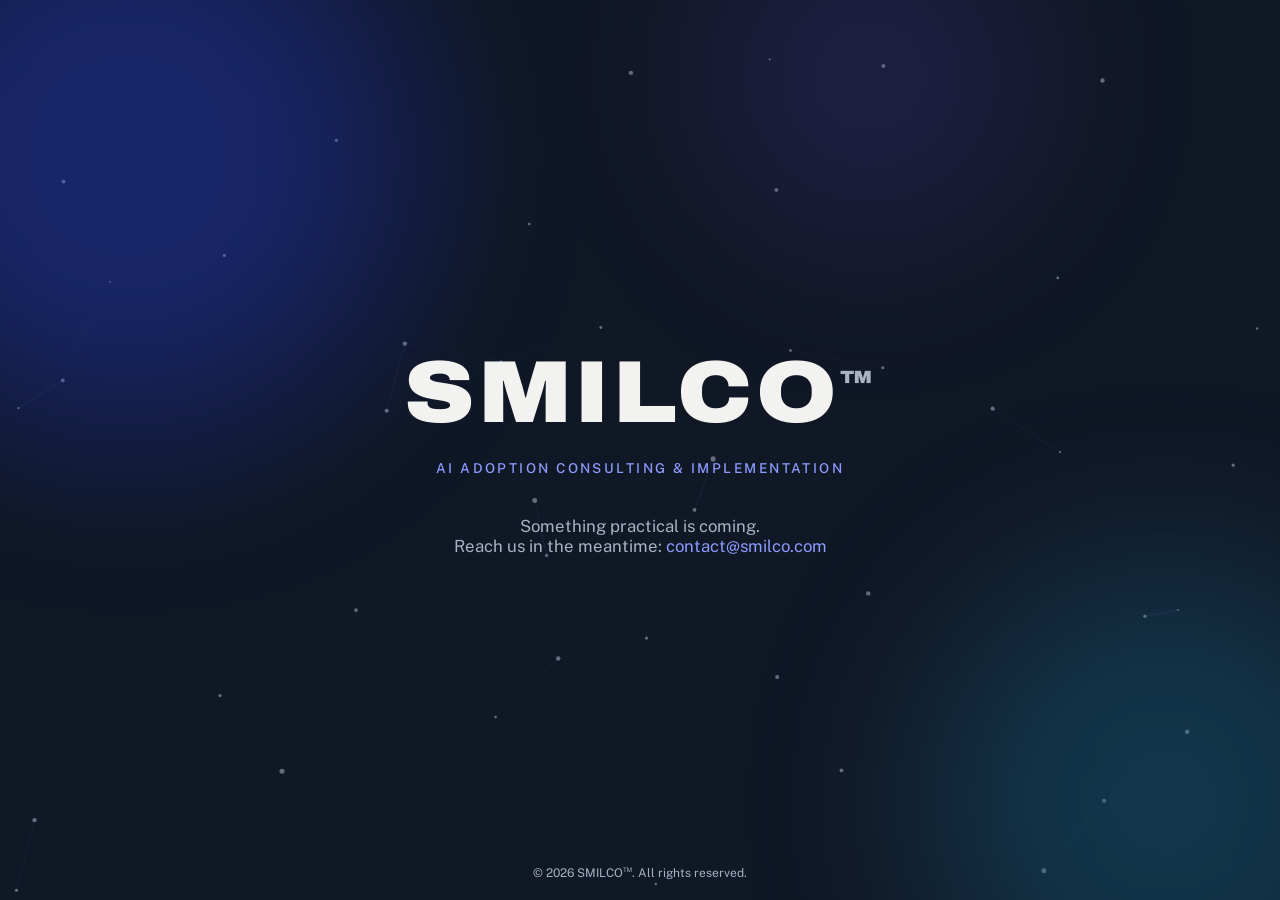
<file: index.html>
<!DOCTYPE html>
<html lang="en">
<head>
  <meta charset="UTF-8">
  <meta name="viewport" content="width=device-width, initial-scale=1.0">
  <title>SMILCO — AI Adoption Consulting &amp; Implementation</title>
  <meta name="description" content="SMILCO — AI adoption consulting and implementation. Launching soon.">
  <link rel="preconnect" href="https://fonts.googleapis.com">
  <link rel="preconnect" href="https://fonts.gstatic.com" crossorigin>
  <link href="https://fonts.googleapis.com/css2?family=Archivo:wdth,wght@62..125,400..900&family=Public+Sans:wght@400;500&display=swap" rel="stylesheet">
  <style>
    :root {
      --bg: #101725;
      --ink: #F2F3F0;
      --slate: #A9B2C2;
      --accent: #8B9BFF;
    }
    * { box-sizing: border-box; }
    html, body { height: 100%; }
    body {
      margin: 0;
      min-height: 100vh;
      display: flex;
      align-items: center;
      justify-content: center;
      background: var(--bg);
      color: var(--ink);
      font-family: "Public Sans", system-ui, sans-serif;
      text-align: center;
      padding: 1.5rem;
      overflow: hidden;
    }

    /* --- Ambient background layers --- */
    #net {
      position: fixed;
      inset: 0;
      z-index: 0;
    }
    .glow {
      position: fixed;
      border-radius: 50%;
      filter: blur(90px);
      opacity: 0.35;
      z-index: 0;
      animation: drift 26s ease-in-out infinite alternate;
    }
    .glow.one {
      width: 44vw; height: 44vw;
      left: -12vw; top: -14vh;
      background: #2743E3;
    }
    .glow.two {
      width: 38vw; height: 38vw;
      right: -10vw; bottom: -16vh;
      background: #1B6E8F;
      animation-duration: 34s;
      animation-delay: -12s;
    }
    .glow.three {
      width: 26vw; height: 26vw;
      left: 55vw; top: -10vh;
      background: #5A3FB8;
      animation-duration: 42s;
      animation-delay: -20s;
      opacity: 0.22;
    }
    @keyframes drift {
      from { transform: translate(0, 0) scale(1); }
      to   { transform: translate(9vw, 7vh) scale(1.18); }
    }

    main, footer { position: relative; z-index: 1; }

    .wordmark {
      font-family: "Archivo", system-ui, sans-serif;
      font-weight: 900;
      font-stretch: 112%;
      font-size: clamp(2.8rem, 10vw, 5.5rem);
      letter-spacing: 0.04em;
      margin: 0;
      animation: rise 1.1s cubic-bezier(0.2, 0.7, 0.2, 1) both;
    }
    .wordmark sup { font-size: 0.35em; color: var(--slate); }
    .motto {
      font-family: "Archivo", system-ui, sans-serif;
      font-weight: 600;
      font-size: clamp(1.1rem, 3vw, 1.5rem);
      color: var(--ink);
      margin: 1.5rem 0 0;
      opacity: 0.9;
    }
    .tagline {
      text-transform: uppercase;
      letter-spacing: 0.18em;
      font-size: 0.85rem;
      font-weight: 500;
      color: var(--accent);
      margin: 1.25rem 0 0;
      animation: rise 1.1s 0.25s cubic-bezier(0.2, 0.7, 0.2, 1) both;
    }
    .soon {
      color: var(--slate);
      margin: 2.5rem 0 0;
      font-size: 1.05rem;
      animation: rise 1.1s 0.5s cubic-bezier(0.2, 0.7, 0.2, 1) both;
    }
    @keyframes rise {
      from { opacity: 0; transform: translateY(18px); }
      to   { opacity: 1; transform: translateY(0); }
    }
    a { color: var(--accent); text-decoration: none; }
    a:hover { text-decoration: underline; }
    footer {
      position: fixed;
      bottom: 1.25rem;
      left: 0; right: 0;
      font-size: 0.75rem;
      color: var(--slate);
      padding: 0 1.5rem;
    }

    @media (prefers-reduced-motion: reduce) {
      .glow, .wordmark, .tagline, .soon { animation: none; }
      #net { display: none; }
    }
  </style>
</head>
<body>
  <canvas id="net" aria-hidden="true"></canvas>
  <div class="glow one" aria-hidden="true"></div>
  <div class="glow two" aria-hidden="true"></div>
  <div class="glow three" aria-hidden="true"></div>

  <main>
    <h1 class="wordmark">SMILCO<sup>&#8482;</sup></h1>
    <p class="tagline">AI adoption consulting &amp; implementation</p>
    <p class="soon">Something practical is coming.<br>
       Reach us in the meantime: <a href="mailto:contact@smilco.com">contact@smilco.com</a></p>
  </main>
  <footer>&copy; 2026 SMILCO<sup>™</sup>. All rights reserved.</footer>

  <script>
  (function () {
    if (window.matchMedia('(prefers-reduced-motion: reduce)').matches) return;
    var canvas = document.getElementById('net');
    var ctx = canvas.getContext('2d');
    var dpr = Math.min(window.devicePixelRatio || 1, 2);
    var W, H, points;

    var CONSTELLATIONS = [
      {
        name: 'L Y R A',
        shape: [
          { x: 0.00, y: 0.00, r: 2.6 },
          { x: 0.045, y: 0.075, r: 1.6 },
          { x: 0.135, y: 0.095, r: 1.5 },
          { x: 0.155, y: 0.21, r: 1.5 },
          { x: 0.065, y: 0.19, r: 1.6 }
        ],
        lines: [[0,1],[1,2],[2,3],[3,4],[4,1]],
        size: 0.32
      },
      {
        name: 'L I B R A',
        shape: [
          { x: 0.00, y: 0.02, r: 2.0 },
          { x: 0.11, y: 0.16, r: 2.1 },
          { x: 0.22, y: 0.00, r: 1.6 },
          { x: 0.15, y: 0.33, r: 1.5 },
          { x: 0.30, y: 0.30, r: 1.4 }
        ],
        lines: [[0,1],[0,2],[1,2],[1,3],[2,4]],
        size: 0.3
      },
      {
        name: 'C O R O N A  B O R E A L I S',
        shape: [
          { x: 0.00, y: 0.10, r: 1.4 },
          { x: 0.07, y: 0.03, r: 1.5 },
          { x: 0.15, y: 0.00, r: 1.5 },
          { x: 0.23, y: 0.02, r: 2.3 },
          { x: 0.31, y: 0.06, r: 1.5 },
          { x: 0.37, y: 0.13, r: 1.4 },
          { x: 0.41, y: 0.22, r: 1.3 }
        ],
        lines: [[0,1],[1,2],[2,3],[3,4],[4,5],[5,6]],
        size: 0.28
      }
    ];
    var mouse = { x: -9999, y: -9999 };
    var DWELL_MS = 550;
    var active = null;
    var nextAppearance = performance.now() + 15000 + Math.random() * 30000;
    var lastIndex = -1;

    function resize() {
      W = window.innerWidth; H = window.innerHeight;
      canvas.width = W * dpr; canvas.height = H * dpr;
      canvas.style.width = W + 'px'; canvas.style.height = H + 'px';
      ctx.setTransform(dpr, 0, 0, dpr, 0, 0);
      var count = Math.max(28, Math.min(70, Math.round(W * H / 26000)));
      points = [];
      for (var i = 0; i < count; i++) {
        points.push({
          x: Math.random() * W,
          y: Math.random() * H,
          vx: (Math.random() - 0.5) * 0.22,
          vy: (Math.random() - 0.5) * 0.22,
          r: 1 + Math.random() * 1.6
        });
      }
    }

    function spawnConstellation() {
      var i;
      do { i = Math.floor(Math.random() * CONSTELLATIONS.length); }
      while (CONSTELLATIONS.length > 1 && i === lastIndex);
      lastIndex = i;
      var c = CONSTELLATIONS[i];
      var scale = Math.min(W, H) * c.size;
      var fromLeft = Math.random() < 0.5;
      active = {
        def: c,
        scale: scale,
        x: fromLeft ? -scale * 0.5 : W + scale * 0.1,
        y: H * (0.05 + Math.random() * 0.5),
        vx: (fromLeft ? 1 : -1) * (0.03 + Math.random() * 0.02),
        vy: (Math.random() - 0.5) * 0.015,
        born: performance.now(),
        hoverStart: 0,
        labelAlpha: 0
      };
    }

    var LINK = 130;
    function frame() {
      ctx.clearRect(0, 0, W, H);
      for (var i = 0; i < points.length; i++) {
        var p = points[i];
        p.x += p.vx; p.y += p.vy;
        if (p.x < -20) p.x = W + 20; else if (p.x > W + 20) p.x = -20;
        if (p.y < -20) p.y = H + 20; else if (p.y > H + 20) p.y = -20;
      }
      for (var i = 0; i < points.length; i++) {
        for (var j = i + 1; j < points.length; j++) {
          var a = points[i], b = points[j];
          var dx = a.x - b.x, dy = a.y - b.y;
          var d = Math.sqrt(dx * dx + dy * dy);
          if (d < LINK) {
            ctx.strokeStyle = 'rgba(139, 155, 255,' + (0.16 * (1 - d / LINK)) + ')';
            ctx.lineWidth = 1;
            ctx.beginPath(); ctx.moveTo(a.x, a.y); ctx.lineTo(b.x, b.y); ctx.stroke();
          }
        }
      }
      for (var i = 0; i < points.length; i++) {
        var p = points[i];
        ctx.fillStyle = 'rgba(169, 178, 194, 0.55)';
        ctx.beginPath(); ctx.arc(p.x, p.y, p.r, 0, Math.PI * 2); ctx.fill();
      }

      var now = performance.now();
      if (!active && now > nextAppearance) spawnConstellation();
      if (active) {
        active.x += active.vx; active.y += active.vy;
        var gone = (active.vx > 0 && active.x - active.scale * 0.1 > W) ||
                   (active.vx < 0 && active.x + active.scale * 0.5 < 0);
        if (gone) {
          active = null;
          nextAppearance = now + 60000 + Math.random() * 120000;
        }
      }
      if (active) {
        var age = (now - active.born) / 6000;
        var vis = Math.min(1, age);
        var def = active.def;
        var pts = def.shape.map(function (s) {
          return { x: active.x + s.x * active.scale, y: active.y + s.y * active.scale, r: s.r };
        });
        ctx.strokeStyle = 'rgba(200, 210, 255,' + (0.22 * vis) + ')';
        ctx.lineWidth = 1;
        for (var k = 0; k < def.lines.length; k++) {
          var l = def.lines[k];
          ctx.beginPath(); ctx.moveTo(pts[l[0]].x, pts[l[0]].y); ctx.lineTo(pts[l[1]].x, pts[l[1]].y); ctx.stroke();
        }
        for (var k = 0; k < pts.length; k++) {
          ctx.fillStyle = k === 0
            ? 'rgba(235, 240, 255,' + (0.95 * vis) + ')'
            : 'rgba(210, 220, 250,' + (0.8 * vis) + ')';
          ctx.beginPath(); ctx.arc(pts[k].x, pts[k].y, pts[k].r, 0, Math.PI * 2); ctx.fill();
        }
        var minX = pts[0].x, maxX = pts[0].x, minY = pts[0].y, maxY = pts[0].y;
        for (var k = 1; k < pts.length; k++) {
          minX = Math.min(minX, pts[k].x); maxX = Math.max(maxX, pts[k].x);
          minY = Math.min(minY, pts[k].y); maxY = Math.max(maxY, pts[k].y);
        }
        var PAD = 28;
        var near = mouse.x > minX - PAD && mouse.x < maxX + PAD &&
                   mouse.y > minY - PAD && mouse.y < maxY + PAD;
        if (near) {
          if (!active.hoverStart) active.hoverStart = now;
          if (now - active.hoverStart > DWELL_MS) active.labelAlpha = Math.min(1, active.labelAlpha + 0.04);
        } else {
          active.hoverStart = 0;
          active.labelAlpha = Math.max(0, active.labelAlpha - 0.03);
        }
        if (active.labelAlpha > 0) {
          ctx.font = '500 12px "Public Sans", system-ui, sans-serif';
          ctx.textAlign = 'left';
          ctx.textBaseline = 'middle';
          var lx = maxX + 16, ly = minY + (maxY - minY) * 0.5;
          if (lx + 110 > W) { ctx.textAlign = 'right'; lx = minX - 16; }
          ctx.fillStyle = 'rgba(200, 210, 255,' + (0.55 * active.labelAlpha * vis) + ')';
          ctx.fillText(def.name, lx, ly);
        }
      }

      requestAnimationFrame(frame);
    }

    window.addEventListener('mousemove', function (e) {
      mouse.x = e.clientX; mouse.y = e.clientY;
    });
    window.addEventListener('resize', resize);
    resize();
    requestAnimationFrame(frame);
  })();
  </script>
</body>
</html>
</file>
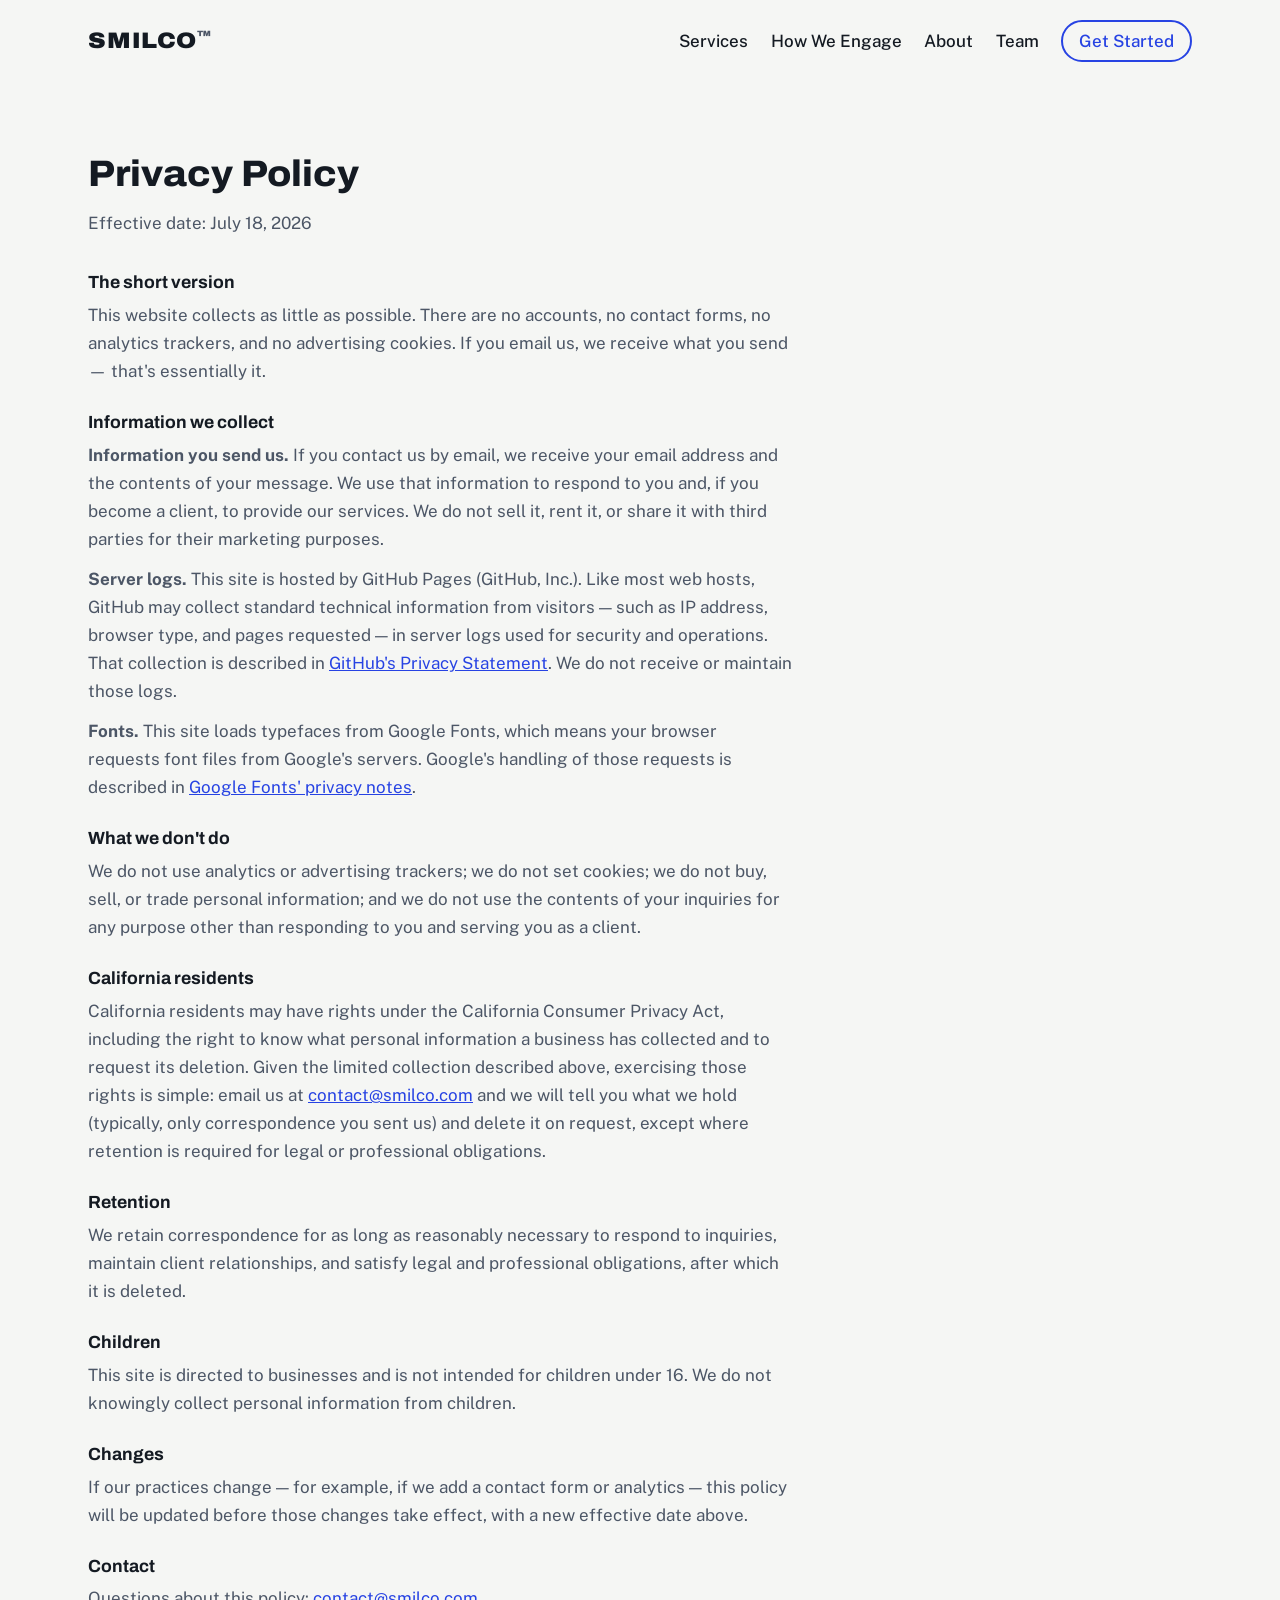
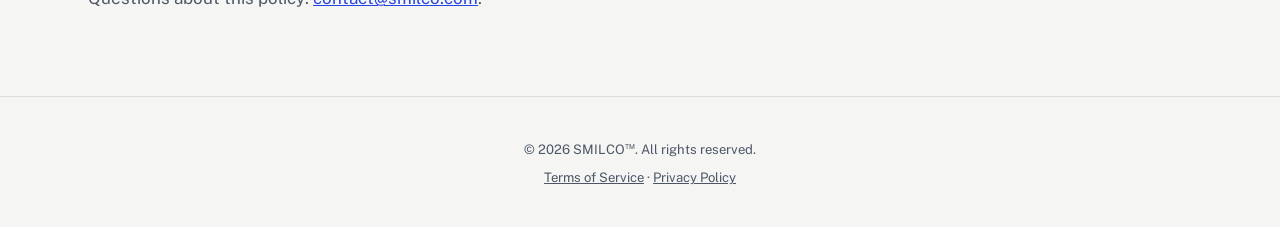
<file: privacy.html>
<!DOCTYPE html>
<html lang="en">
<head>
  <meta charset="UTF-8">
  <meta name="viewport" content="width=device-width, initial-scale=1.0">
  <title>Privacy Policy — SMILCO</title>
  <meta name="robots" content="noindex">
  <link rel="preconnect" href="https://fonts.googleapis.com">
  <link rel="preconnect" href="https://fonts.gstatic.com" crossorigin>
  <link href="https://fonts.googleapis.com/css2?family=Archivo:wdth,wght@62..125,400..900&family=Public+Sans:ital,wght@0,400;0,500;0,600;1,400&display=swap" rel="stylesheet">
  <link rel="stylesheet" href="css/style.css">
</head>
<body>

  <header class="site-header">
    <a class="wordmark" href="index.html">SMILCO<span class="tm">™</span></a>
    <nav aria-label="Main">
      <a href="index.html#services">Services</a>
      <a href="index.html#how">How We Engage</a>
      <a href="index.html#why">About</a>
      <a href="team.html">Team</a>
      <a class="nav-cta" href="index.html#start">Get Started</a>
    </nav>
  </header>

  <main>
    <section class="why legal">
      <div class="section-head">
        <h2>Privacy Policy</h2>
        <p>Effective date: July 18, 2026</p>
      </div>

      <div class="legal-body">
        <h3>The short version</h3>
        <p>This website collects as little as possible. There are no accounts,
           no contact forms, no analytics trackers, and no advertising cookies.
           If you email us, we receive what you send — that's essentially it.</p>

        <h3>Information we collect</h3>
        <p><strong>Information you send us.</strong> If you contact us by email,
           we receive your email address and the contents of your message. We use
           that information to respond to you and, if you become a client, to
           provide our services. We do not sell it, rent it, or share it with
           third parties for their marketing purposes.</p>
        <p><strong>Server logs.</strong> This site is hosted by GitHub Pages
           (GitHub, Inc.). Like most web hosts, GitHub may collect standard
           technical information from visitors — such as IP address, browser
           type, and pages requested — in server logs used for security and
           operations. That collection is described in
           <a href="https://docs.github.com/en/site-policy/privacy-policies/github-general-privacy-statement" rel="noopener">GitHub's Privacy Statement</a>.
           We do not receive or maintain those logs.</p>
        <p><strong>Fonts.</strong> This site loads typefaces from Google Fonts,
           which means your browser requests font files from Google's servers.
           Google's handling of those requests is described in
           <a href="https://developers.google.com/fonts/faq/privacy" rel="noopener">Google Fonts' privacy notes</a>.</p>

        <h3>What we don't do</h3>
        <p>We do not use analytics or advertising trackers; we do not set
           cookies; we do not buy, sell, or trade personal information; and we
           do not use the contents of your inquiries for any purpose other than
           responding to you and serving you as a client.</p>

        <h3>California residents</h3>
        <p>California residents may have rights under the California Consumer
           Privacy Act, including the right to know what personal information a
           business has collected and to request its deletion. Given the limited
           collection described above, exercising those rights is simple: email
           us at <a href="mailto:contact@smilco.com">contact@smilco.com</a> and
           we will tell you what we hold (typically, only correspondence you
           sent us) and delete it on request, except where retention is required
           for legal or professional obligations.</p>

        <h3>Retention</h3>
        <p>We retain correspondence for as long as reasonably necessary to
           respond to inquiries, maintain client relationships, and satisfy
           legal and professional obligations, after which it is deleted.</p>

        <h3>Children</h3>
        <p>This site is directed to businesses and is not intended for children
           under 16. We do not knowingly collect personal information from
           children.</p>

        <h3>Changes</h3>
        <p>If our practices change — for example, if we add a contact form or
           analytics — this policy will be updated before those changes take
           effect, with a new effective date above.</p>

        <h3>Contact</h3>
        <p>Questions about this policy:
           <a href="mailto:contact@smilco.com">contact@smilco.com</a>.</p>
      </div>
    </section>
  </main>

  <footer class="site-footer">
    <p>&copy; 2026 SMILCO<sup>™</sup>. All rights reserved.</p>
    <p><a href="terms.html">Terms of Service</a> · <a href="privacy.html">Privacy Policy</a></p>
  </footer>

</body>
</html>
</file>
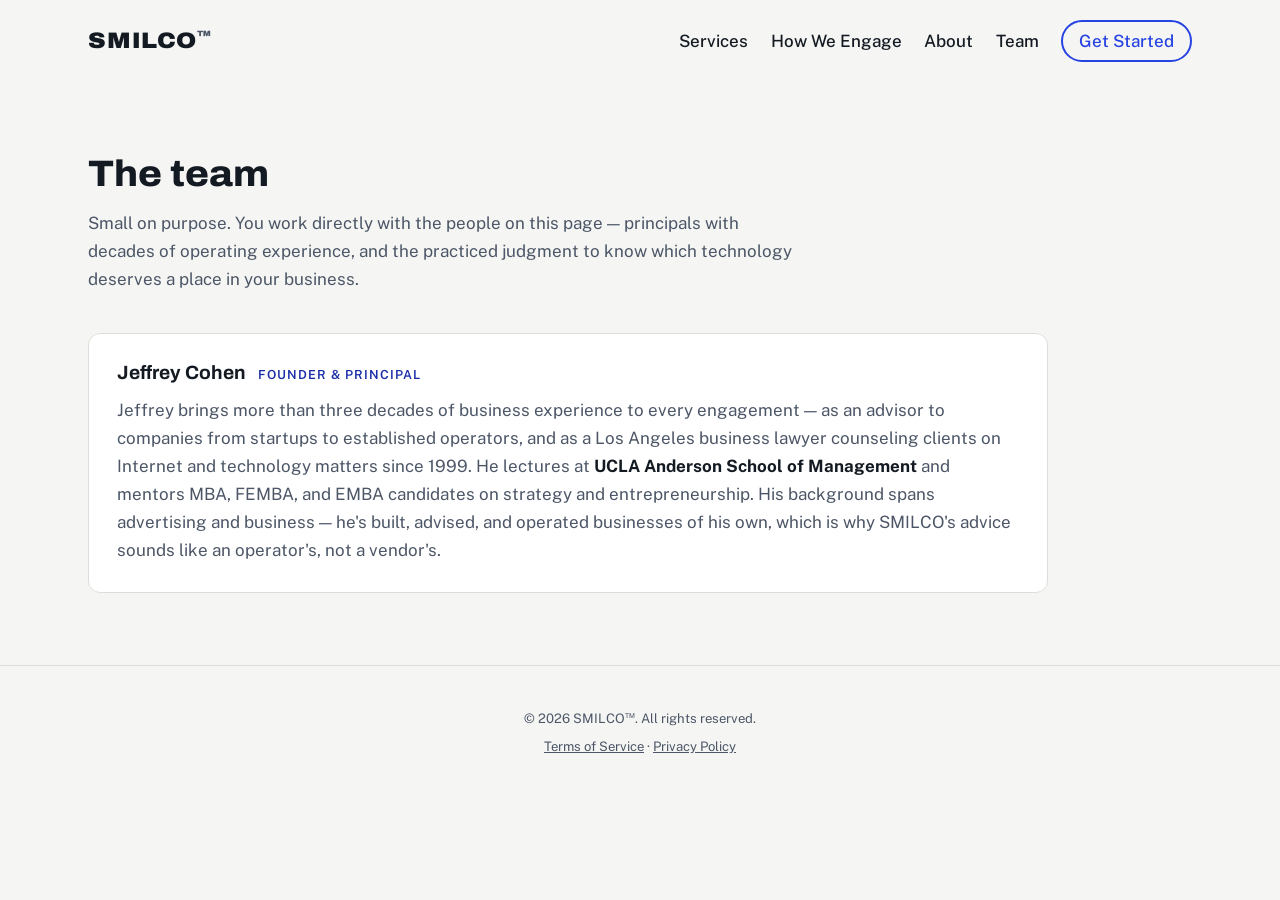
<file: team.html>
<!DOCTYPE html>
<html lang="en">
<head>
  <meta charset="UTF-8">
  <meta name="viewport" content="width=device-width, initial-scale=1.0">
  <title>Team — SMILCO</title>
  <meta name="description" content="The people behind SMILCO — AI adoption consulting and implementation.">
  <link rel="preconnect" href="https://fonts.googleapis.com">
  <link rel="preconnect" href="https://fonts.gstatic.com" crossorigin>
  <link href="https://fonts.googleapis.com/css2?family=Archivo:wdth,wght@62..125,400..900&family=Public+Sans:ital,wght@0,400;0,500;0,600;1,400&display=swap" rel="stylesheet">
  <link rel="stylesheet" href="css/style.css">
</head>
<body>

  <header class="site-header">
    <a class="wordmark" href="index.html">SMILCO<span class="tm">™</span></a>
    <nav aria-label="Main">
      <a href="index.html#services">Services</a>
      <a href="index.html#how">How We Engage</a>
      <a href="index.html#why">About</a>
      <a href="team.html">Team</a>
      <a class="nav-cta" href="index.html#start">Get Started</a>
    </nav>
  </header>

  <main>

    <section class="why">
      <div class="section-head">
        <h2>The team</h2>
        <p>Small on purpose. You work directly with the people on this page —
           principals with decades of operating experience, and the practiced
           judgment to know which technology deserves a place in your business.</p>
      </div>

      <div class="team">
        <article class="person">
          <h3>Jeffrey Cohen <span class="role">Founder &amp; Principal</span></h3>
          <p>
            Jeffrey brings more than three decades of business experience to
            every engagement — as an advisor to companies from startups to
            established operators, and as a Los Angeles business lawyer counseling
            clients on Internet and technology matters since 1999. He lectures at
            <strong>UCLA Anderson School of Management</strong> and mentors MBA,
            FEMBA, and EMBA candidates on strategy and entrepreneurship. His
            background spans advertising and business — he's built, advised, and
            operated businesses of his own, which is why SMILCO's advice sounds
            like an operator's, not a vendor's.
          </p>
        </article>
      </div>
    </section>

  </main>

  <footer class="site-footer">
    <p>&copy; 2026 SMILCO<sup>™</sup>. All rights reserved.</p>
    <p><a href="terms.html">Terms of Service</a> &middot; <a href="privacy.html">Privacy Policy</a></p>
  </footer>

</body>
</html>
</file>
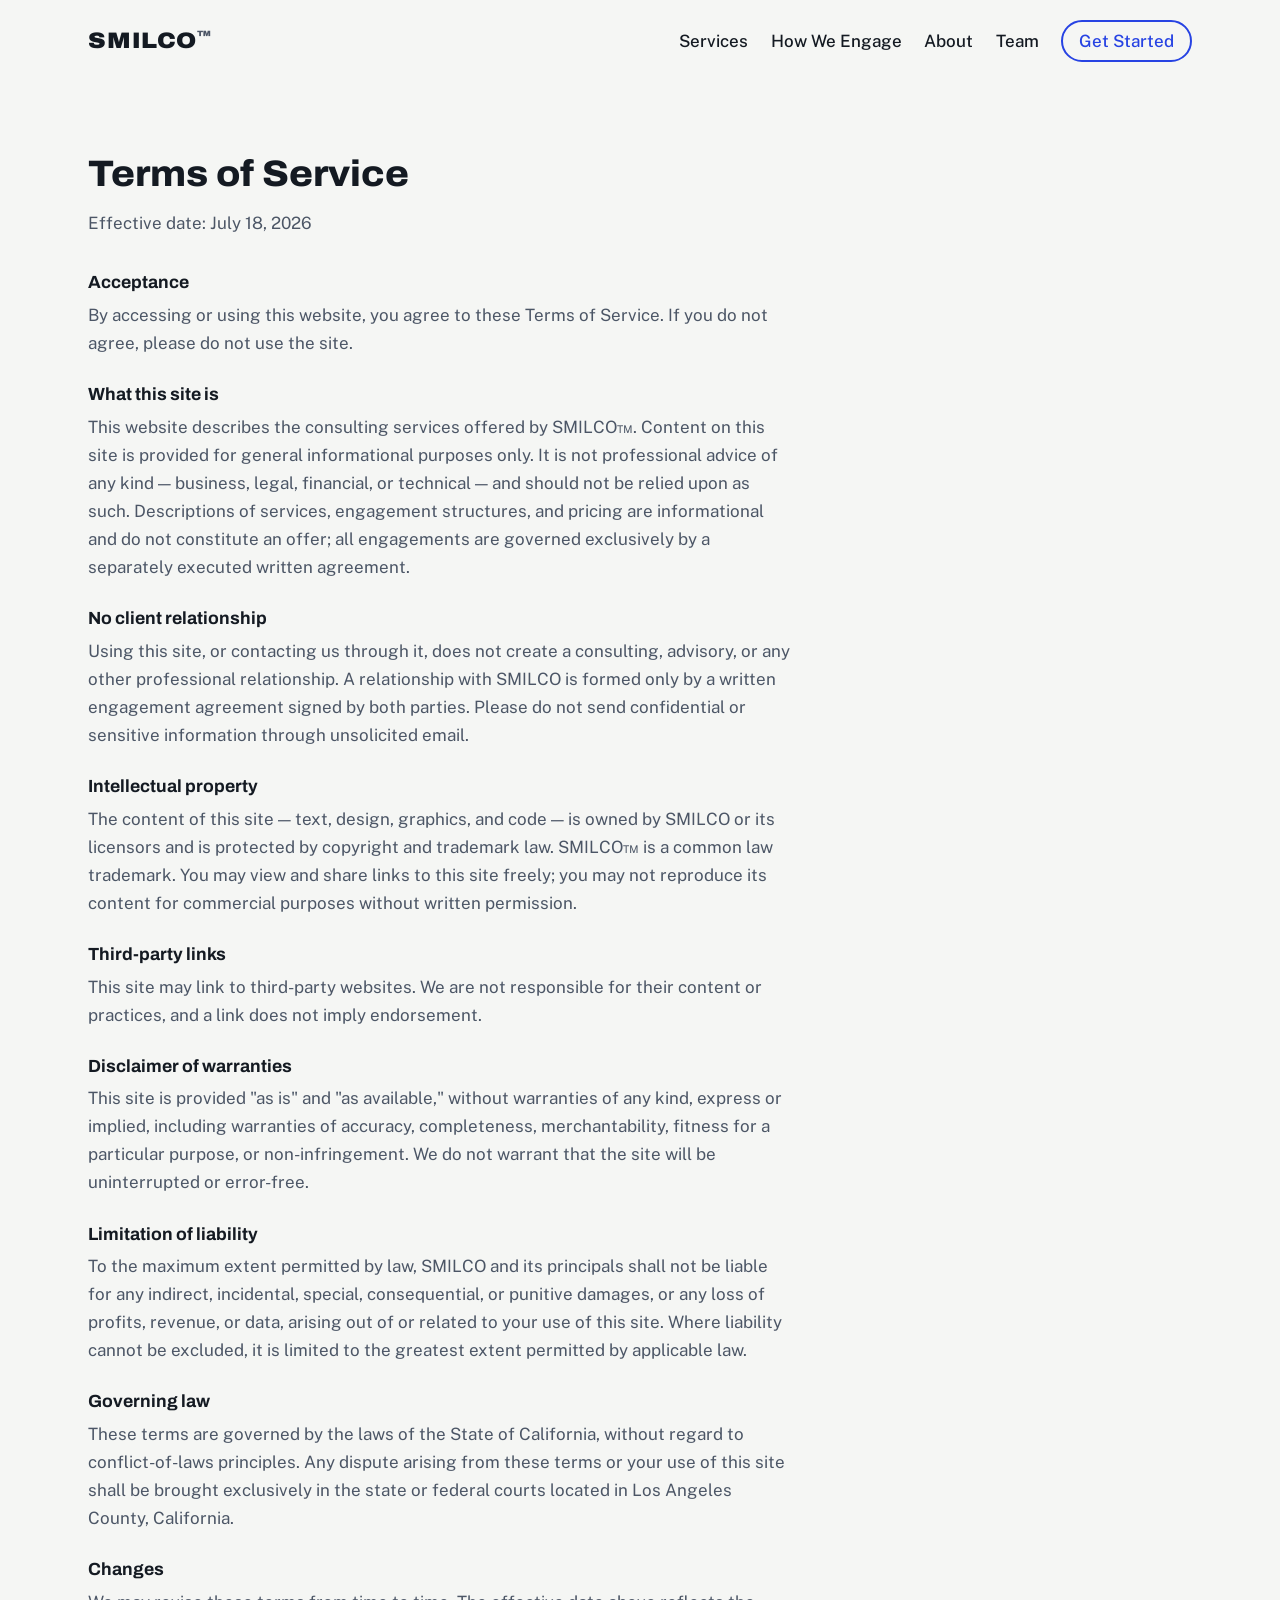
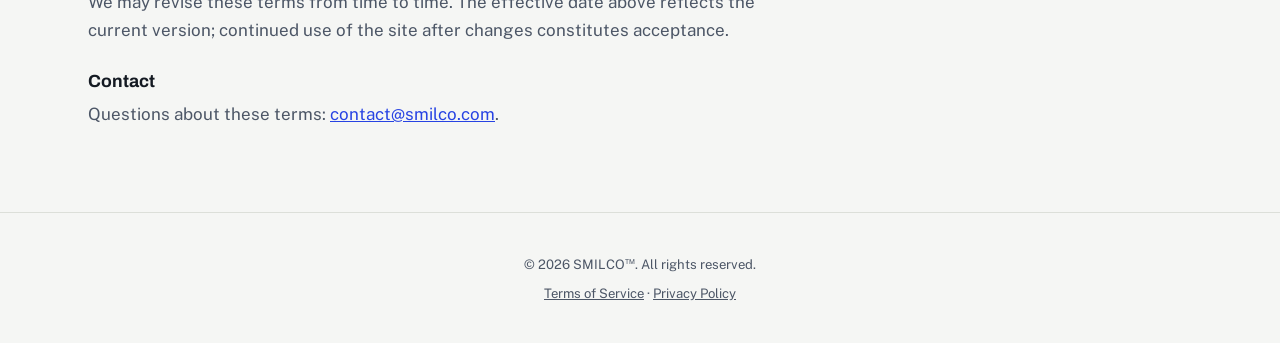
<file: terms.html>
<!DOCTYPE html>
<html lang="en">
<head>
  <meta charset="UTF-8">
  <meta name="viewport" content="width=device-width, initial-scale=1.0">
  <title>Terms of Service — SMILCO</title>
  <meta name="robots" content="noindex">
  <link rel="preconnect" href="https://fonts.googleapis.com">
  <link rel="preconnect" href="https://fonts.gstatic.com" crossorigin>
  <link href="https://fonts.googleapis.com/css2?family=Archivo:wdth,wght@62..125,400..900&family=Public+Sans:ital,wght@0,400;0,500;0,600;1,400&display=swap" rel="stylesheet">
  <link rel="stylesheet" href="css/style.css">
</head>
<body>

  <header class="site-header">
    <a class="wordmark" href="index.html">SMILCO<span class="tm">™</span></a>
    <nav aria-label="Main">
      <a href="index.html#services">Services</a>
      <a href="index.html#how">How We Engage</a>
      <a href="index.html#why">About</a>
      <a href="team.html">Team</a>
      <a class="nav-cta" href="index.html#start">Get Started</a>
    </nav>
  </header>

  <main>
    <section class="why legal">
      <div class="section-head">
        <h2>Terms of Service</h2>
        <p>Effective date: July 18, 2026</p>
      </div>

      <div class="legal-body">
        <h3>Acceptance</h3>
        <p>By accessing or using this website, you agree to these Terms of
           Service. If you do not agree, please do not use the site.</p>

        <h3>What this site is</h3>
        <p>This website describes the consulting services offered by SMILCO™.
           Content on this site is provided for general informational purposes
           only. It is not professional advice of any kind — business, legal,
           financial, or technical — and should not be relied upon as such.
           Descriptions of services, engagement structures, and pricing are
           informational and do not constitute an offer; all engagements are
           governed exclusively by a separately executed written agreement.</p>

        <h3>No client relationship</h3>
        <p>Using this site, or contacting us through it, does not create a
           consulting, advisory, or any other professional relationship. A
           relationship with SMILCO is formed only by a written engagement
           agreement signed by both parties. Please do not send confidential
           or sensitive information through unsolicited email.</p>

        <h3>Intellectual property</h3>
        <p>The content of this site — text, design, graphics, and code — is
           owned by SMILCO or its licensors and is protected by copyright and
           trademark law. SMILCO™ is a common law trademark. You may view and
           share links to this site freely; you may not reproduce its content
           for commercial purposes without written permission.</p>

        <h3>Third-party links</h3>
        <p>This site may link to third-party websites. We are not responsible
           for their content or practices, and a link does not imply
           endorsement.</p>

        <h3>Disclaimer of warranties</h3>
        <p>This site is provided "as is" and "as available," without warranties
           of any kind, express or implied, including warranties of accuracy,
           completeness, merchantability, fitness for a particular purpose, or
           non-infringement. We do not warrant that the site will be
           uninterrupted or error-free.</p>

        <h3>Limitation of liability</h3>
        <p>To the maximum extent permitted by law, SMILCO and its principals
           shall not be liable for any indirect, incidental, special,
           consequential, or punitive damages, or any loss of profits, revenue,
           or data, arising out of or related to your use of this site. Where
           liability cannot be excluded, it is limited to the greatest extent
           permitted by applicable law.</p>

        <h3>Governing law</h3>
        <p>These terms are governed by the laws of the State of California,
           without regard to conflict-of-laws principles. Any dispute arising
           from these terms or your use of this site shall be brought
           exclusively in the state or federal courts located in Los Angeles
           County, California.</p>

        <h3>Changes</h3>
        <p>We may revise these terms from time to time. The effective date
           above reflects the current version; continued use of the site after
           changes constitutes acceptance.</p>

        <h3>Contact</h3>
        <p>Questions about these terms:
           <a href="mailto:contact@smilco.com">contact@smilco.com</a>.</p>
      </div>
    </section>
  </main>

  <footer class="site-footer">
    <p>&copy; 2026 SMILCO<sup>™</sup>. All rights reserved.</p>
    <p><a href="terms.html">Terms of Service</a> · <a href="privacy.html">Privacy Policy</a></p>
  </footer>

</body>
</html>
</file>
<file: css/style.css>
:root {
  --paper: #F5F6F4;
  --panel: #FFFFFF;
  --ink: #141A22;
  --slate: #4C5666;
  --accent: #2743E3;
  --accent-ink: #1B2FA8;
  --hero-bg: #101725;
  --hero-ink: #F2F3F0;
  --hero-slate: #A9B2C2;
  --line: #DCDFD9;
}

@media (prefers-color-scheme: dark) {
  :root {
    --paper: #12151B;
    --panel: #1A1F28;
    --ink: #ECEDE8;
    --slate: #A4ADBC;
    --accent: #7A8DFF;
    --accent-ink: #9DACFF;
    --hero-bg: #0B0F16;
    --line: #2A2F3A;
  }
}

* { box-sizing: border-box; }

body {
  margin: 0;
  background: var(--paper);
  color: var(--ink);
  font-family: "Public Sans", system-ui, sans-serif;
  font-size: 1.0625rem;
  line-height: 1.65;
}

h1, h2, h3, .wordmark {
  font-family: "Archivo", system-ui, sans-serif;
  line-height: 1.12;
  text-wrap: balance;
  margin: 0;
}

/* Header */
.site-header {
  display: flex;
  align-items: center;
  justify-content: space-between;
  gap: 1.5rem;
  max-width: 72rem;
  margin: 0 auto;
  padding: 1.25rem 1.5rem;
}

.wordmark {
  font-weight: 900;
  font-stretch: 110%;
  font-size: 1.4rem;
  letter-spacing: 0.04em;
  color: var(--ink);
  text-decoration: none;
}

.wordmark .tm { font-size: 0.6em; vertical-align: super; color: var(--slate); }

.site-header nav { display: flex; align-items: center; gap: 1.4rem; flex-wrap: wrap; }

.site-header nav a { color: var(--ink); text-decoration: none; font-weight: 500; }
.site-header nav a:hover { color: var(--accent); }

.nav-cta {
  border: 2px solid var(--accent);
  border-radius: 999px;
  padding: 0.3rem 1rem;
  color: var(--accent) !important;
}
.nav-cta:hover { background: var(--accent); color: #fff !important; }

/* Buttons */
.button {
  display: inline-block;
  background: var(--accent);
  color: #fff;
  font-weight: 600;
  text-decoration: none;
  padding: 0.85rem 1.7rem;
  border-radius: 999px;
}
.button:hover { background: var(--accent-ink); }

.button.ghost {
  background: transparent;
  border: 2px solid var(--hero-slate);
  color: var(--hero-ink);
  padding: calc(0.85rem - 2px) calc(1.7rem - 2px);
}
.button.ghost:hover { border-color: var(--hero-ink); background: transparent; }

/* Hero — dark panel with star field */
.hero {
  background: var(--hero-bg);
  color: var(--hero-ink);
  position: relative;
  overflow: hidden;
}

.hero #starfield {
  position: absolute;
  inset: 0;
  z-index: 0;
}

.hero .glow {
  position: absolute;
  border-radius: 50%;
  filter: blur(80px);
  opacity: 0.3;
  z-index: 0;
  animation: drift 30s ease-in-out infinite alternate;
}

.hero .glow.one {
  width: 34rem; height: 34rem;
  left: -12rem; top: -14rem;
  background: #2743E3;
}

.hero .glow.two {
  width: 26rem; height: 26rem;
  right: -8rem; bottom: -12rem;
  background: #1B6E8F;
  animation-duration: 40s;
  animation-delay: -15s;
}

@keyframes drift {
  from { transform: translate(0, 0) scale(1); }
  to   { transform: translate(6rem, 4rem) scale(1.15); }
}

.hero-inner { position: relative; z-index: 1; }

@media (prefers-reduced-motion: reduce) {
  .hero .glow { animation: none; }
  .hero #starfield { display: none; }
}

.hero-inner {
  max-width: 72rem;
  margin: 0 auto;
  padding: 5.5rem 1.5rem 6rem;
}

.eyebrow {
  text-transform: uppercase;
  letter-spacing: 0.16em;
  font-size: 0.8rem;
  font-weight: 600;
  color: var(--accent-ink);
  margin: 0 0 1.1rem;
}

.hero .eyebrow { color: #8B9BFF; }

.hero h1 {
  font-weight: 900;
  font-stretch: 112%;
  font-size: clamp(2.2rem, 5.5vw, 4rem);
  letter-spacing: -0.01em;
}

.hero .lede {
  max-width: 40rem;
  font-size: 1.2rem;
  color: var(--hero-slate);
  margin: 1.6rem 0 2.4rem;
}

.hero-actions { display: flex; gap: 1rem; flex-wrap: wrap; }

/* Section scaffolding */
main > section:not(.hero) {
  max-width: 72rem;
  margin: 0 auto;
  padding: 4.5rem 1.5rem;
}

main > section + section:not(.hero) { border-top: 1px solid var(--line); }

.section-head { max-width: 44rem; margin-bottom: 2.25rem; }

h2 {
  font-weight: 800;
  font-stretch: 105%;
  font-size: clamp(1.6rem, 3.5vw, 2.3rem);
  margin-bottom: 0.9rem;
}

.section-head p { color: var(--slate); margin: 0; }

/* Services */
.service-grid {
  display: grid;
  grid-template-columns: repeat(auto-fit, minmax(16rem, 1fr));
  gap: 1.25rem;
}

.service-grid article {
  background: var(--panel);
  border: 1px solid var(--line);
  border-radius: 12px;
  padding: 1.5rem;
}

.service-grid .service-wide { grid-column: 1 / -1; }

.service-grid h3 { font-weight: 700; font-size: 1.15rem; margin-bottom: 0.5rem; }
.service-grid p { margin: 0; color: var(--slate); }

/* How it works */
.steps {
  list-style: none;
  counter-reset: step;
  margin: 0;
  padding: 0;
  display: grid;
  grid-template-columns: repeat(auto-fit, minmax(16rem, 1fr));
  gap: 2rem;
}

.steps li { counter-increment: step; }

.steps h3 {
  font-weight: 700;
  font-size: 1.15rem;
  margin-bottom: 0.5rem;
}

.steps h3::before {
  content: counter(step);
  display: inline-flex;
  align-items: center;
  justify-content: center;
  width: 1.9rem;
  height: 1.9rem;
  margin-right: 0.6rem;
  border-radius: 50%;
  background: var(--accent);
  color: #fff;
  font-size: 1rem;
  font-weight: 700;
}

.steps p { margin: 0; color: var(--slate); }

/* Why */
.why-cols {
  display: grid;
  grid-template-columns: repeat(auto-fit, minmax(20rem, 1fr));
  gap: 2rem;
  max-width: 60rem;
}

.why-cols p { margin: 0; color: var(--slate); }
.why-cols strong { color: var(--ink); }

.team {
  display: grid;
  grid-template-columns: repeat(auto-fit, minmax(20rem, 1fr));
  gap: 1.25rem;
  margin-top: 2.5rem;
  max-width: 60rem;
}

.person {
  background: var(--panel);
  border: 1px solid var(--line);
  border-radius: 12px;
  padding: 1.75rem;
}

.person h3 {
  font-weight: 700;
  font-size: 1.2rem;
  margin-bottom: 0.75rem;
  display: flex;
  align-items: baseline;
  gap: 0.75rem;
  flex-wrap: wrap;
}

.person .role {
  font-family: "Public Sans", system-ui, sans-serif;
  font-size: 0.78rem;
  font-weight: 600;
  text-transform: uppercase;
  letter-spacing: 0.08em;
  color: var(--accent-ink);
}

.person p { margin: 0; color: var(--slate); }
.person strong { color: var(--ink); }

/* Start */
.start { text-align: left; }
.start p { max-width: 38rem; color: var(--slate); margin: 0 0 1.75rem; }

/* Footer */
.site-footer {
  border-top: 1px solid var(--line);
  padding: 2rem 1.5rem;
  font-size: 0.82rem;
  color: var(--slate);
  text-align: center;
}

.site-footer p { max-width: 56rem; margin: 0.4rem auto; }

/* Team page */
.team-link { margin-top: 2rem; }
.team-link a { color: var(--accent); font-weight: 600; text-decoration: none; }
.team-link a:hover { text-decoration: underline; }

/* Legal pages */
.legal-body { max-width: 44rem; }
.legal-body h3 { font-weight: 700; font-size: 1.1rem; margin: 1.75rem 0 0.5rem; }
.legal-body p { color: var(--slate); margin: 0 0 0.75rem; }
.legal-body a { color: var(--accent); }
.site-footer a { color: var(--slate); }
.site-footer a:hover { color: var(--accent); }
</file>
